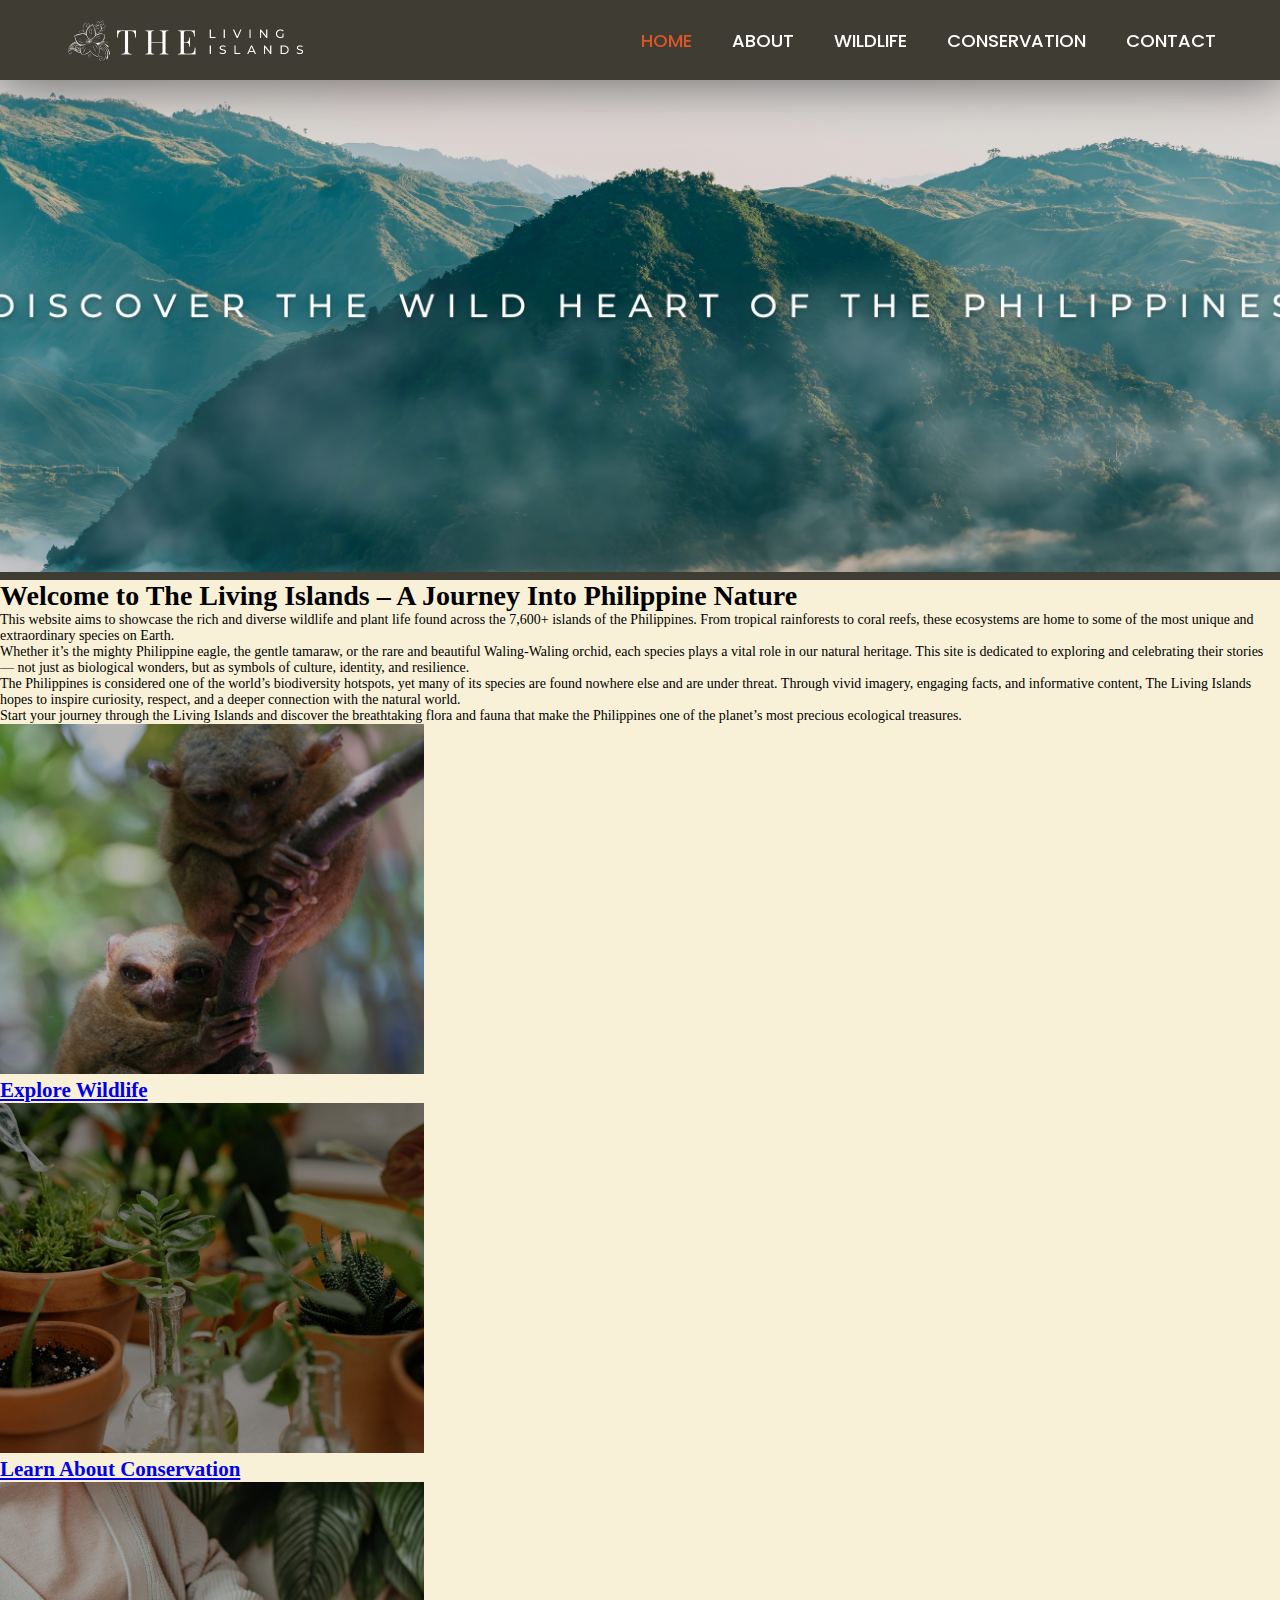
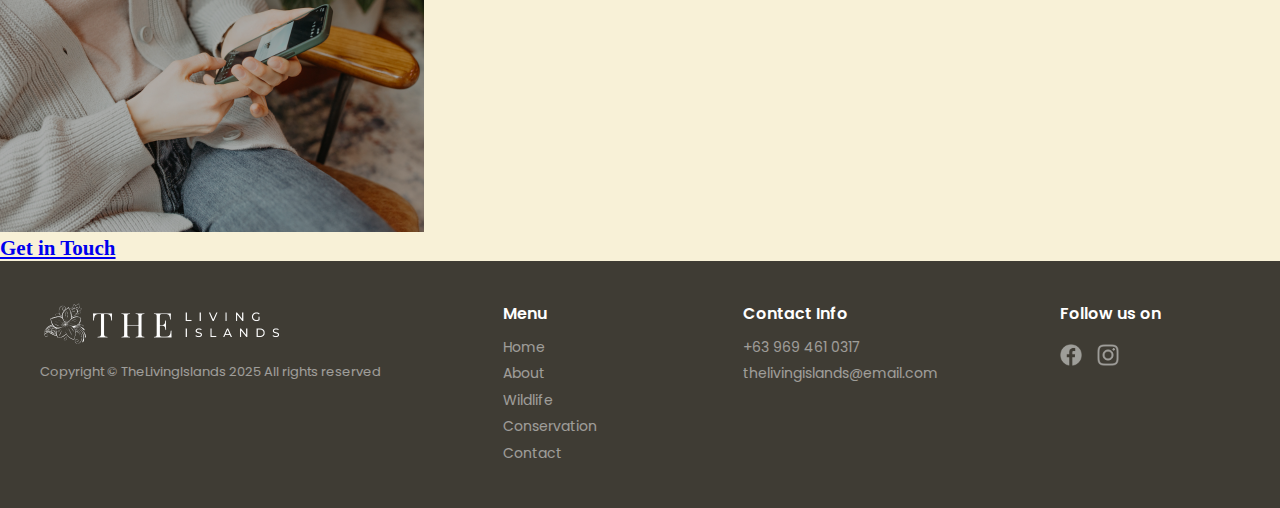
<file: index.html>
<!DOCTYPE html>
<html lang="en">
<head>
  <meta charset="UTF-8" />
  <meta name="viewport" content="width=device-width, initial-scale=1.0" />
  <title>Index | The Living Islands</title>

  <!-- ============================
        GOOGLE FONTS
  ============================ -->
  <link href="https://fonts.googleapis.com/css?family=Poppins&display=swap" rel="stylesheet" />
  <link href="https://fonts.googleapis.com/css?family=Alegreya+SC&display=swap" rel="stylesheet" />
  <link href="https://fonts.googleapis.com/css?family=Alegreya+Sans+SC&display=swap" rel="stylesheet" />

  <!-- ============================
        MAIN CSS
  ============================ -->
  <link href="./css/styles.css" rel="stylesheet" />
</head>

<body>
  <!-- ============================
        NAVIGATION BAR
  ============================ -->
  <nav class="navbar">
    <div class="navbar-container">
      <a href="index.html" class="header-logo"></a>
      <ul class="nav-links">
        <li class="nav-item active"><a href="index.html">HOME</a></li>
        <li class="nav-item"><a href="about.html">ABOUT</a></li>
        <li class="nav-item"><a href="wildlife.html">WILDLIFE</a></li>
        <li class="nav-item"><a href="conservation.html">CONSERVATION</a></li>
        <li class="nav-item"><a href="contact.html">CONTACT</a></li>
      </ul>
    </div>
  </nav>

  <!-- ============================
        HERO / BANNER SECTION
  ============================ -->
  <div class="hero">
    <img src="images/Hero.png" alt="Index Hero Image" class="hero-image" />
  </div>

  <!-- ============================
        MAIN CONTENT SECTION
  ============================ -->
  <section class="index-section">
    <div class="index-content">
      
      <!-- INTRO TEXT -->
      <div class="intro">
        <h1>Welcome to The Living Islands – A Journey Into Philippine Nature</h1>
        <p>This website aims to showcase the rich and diverse wildlife and plant life found across the 7,600+ islands of the Philippines. From tropical rainforests to coral reefs, these ecosystems are home to some of the most unique and extraordinary species on Earth.</p>
        <p>Whether it’s the mighty Philippine eagle, the gentle tamaraw, or the rare and beautiful Waling-Waling orchid, each species plays a vital role in our natural heritage. This site is dedicated to exploring and celebrating their stories — not just as biological wonders, but as symbols of culture, identity, and resilience.</p>
        <p>The Philippines is considered one of the world’s biodiversity hotspots, yet many of its species are found nowhere else and are under threat. Through vivid imagery, engaging facts, and informative content, The Living Islands hopes to inspire curiosity, respect, and a deeper connection with the natural world.</p>
        <p>Start your journey through the Living Islands and discover the breathtaking flora and fauna that make the Philippines one of the planet’s most precious ecological treasures.</p>
      </div>

      <!-- NAVIGATION CARDS -->
      <div class="cards">
        <a href="wildlife.html" class="card">
          <img src="images/Wildlife Card.png" alt="Explore Wildlife" />
          <div class="overlay"><h2>Explore Wildlife</h2></div>
        </a>

        <a href="conservation.html" class="card">
          <img src="images/Conservation Card.png" alt="Learn About Conservation" />
          <div class="overlay"><h2>Learn About Conservation</h2></div>
        </a>

        <a href="contact.html" class="card">
          <img src="images/Contact Card.png" alt="Get in Touch" />
          <div class="overlay"><h2>Get in Touch</h2></div>
        </a>
      </div>
      
    </div>
  </section>

  <!-- ============================
        FOOTER
  ============================ -->
  <footer class="site-footer">
    <div class="footer-container">
      
      <!-- Footer Logo + Copyright -->
      <div class="footer-column footer-logo-column">
        <a href="index.html" class="footer-logo"></a>
        <p>Copyright © TheLivingIslands 2025 All rights reserved</p>
      </div>

      <!-- Footer Menu -->
      <div class="footer-column">
        <h3>Menu</h3>
        <ul>
          <li><a href="index.html">Home</a></li>
          <li><a href="about.html">About</a></li>
          <li><a href="wildlife.html">Wildlife</a></li>
          <li><a href="conservation.html">Conservation</a></li>
          <li><a href="contact.html">Contact</a></li>
        </ul>
      </div>

      <!-- Contact Info -->
      <div class="footer-column">
        <h3>Contact Info</h3>
        <ul class="contact-list">
          <li><a href="tel:+639694610317">+63 969 461 0317</a></li>
          <li><a href="mailto:thelivingislands@email.com">thelivingislands@email.com</a></li>
        </ul>
      </div>

      <!-- Social Links -->
      <div class="footer-column">
        <h3>Follow us on</h3>
        <div class="social-links-inline">
          <a href="https://www.facebook.com/christructure" target="_blank" rel="noopener noreferrer">
            <img src="images/Facebook Logo.png" alt="Facebook" />
          </a>
          <a href="https://www.instagram.com/christructure" target="_blank" rel="noopener noreferrer">
            <img src="images/Instagram Logo.png" alt="Instagram" />
          </a>
        </div>
      </div>
    </div>
  </footer>
</body>
</html>
</file>
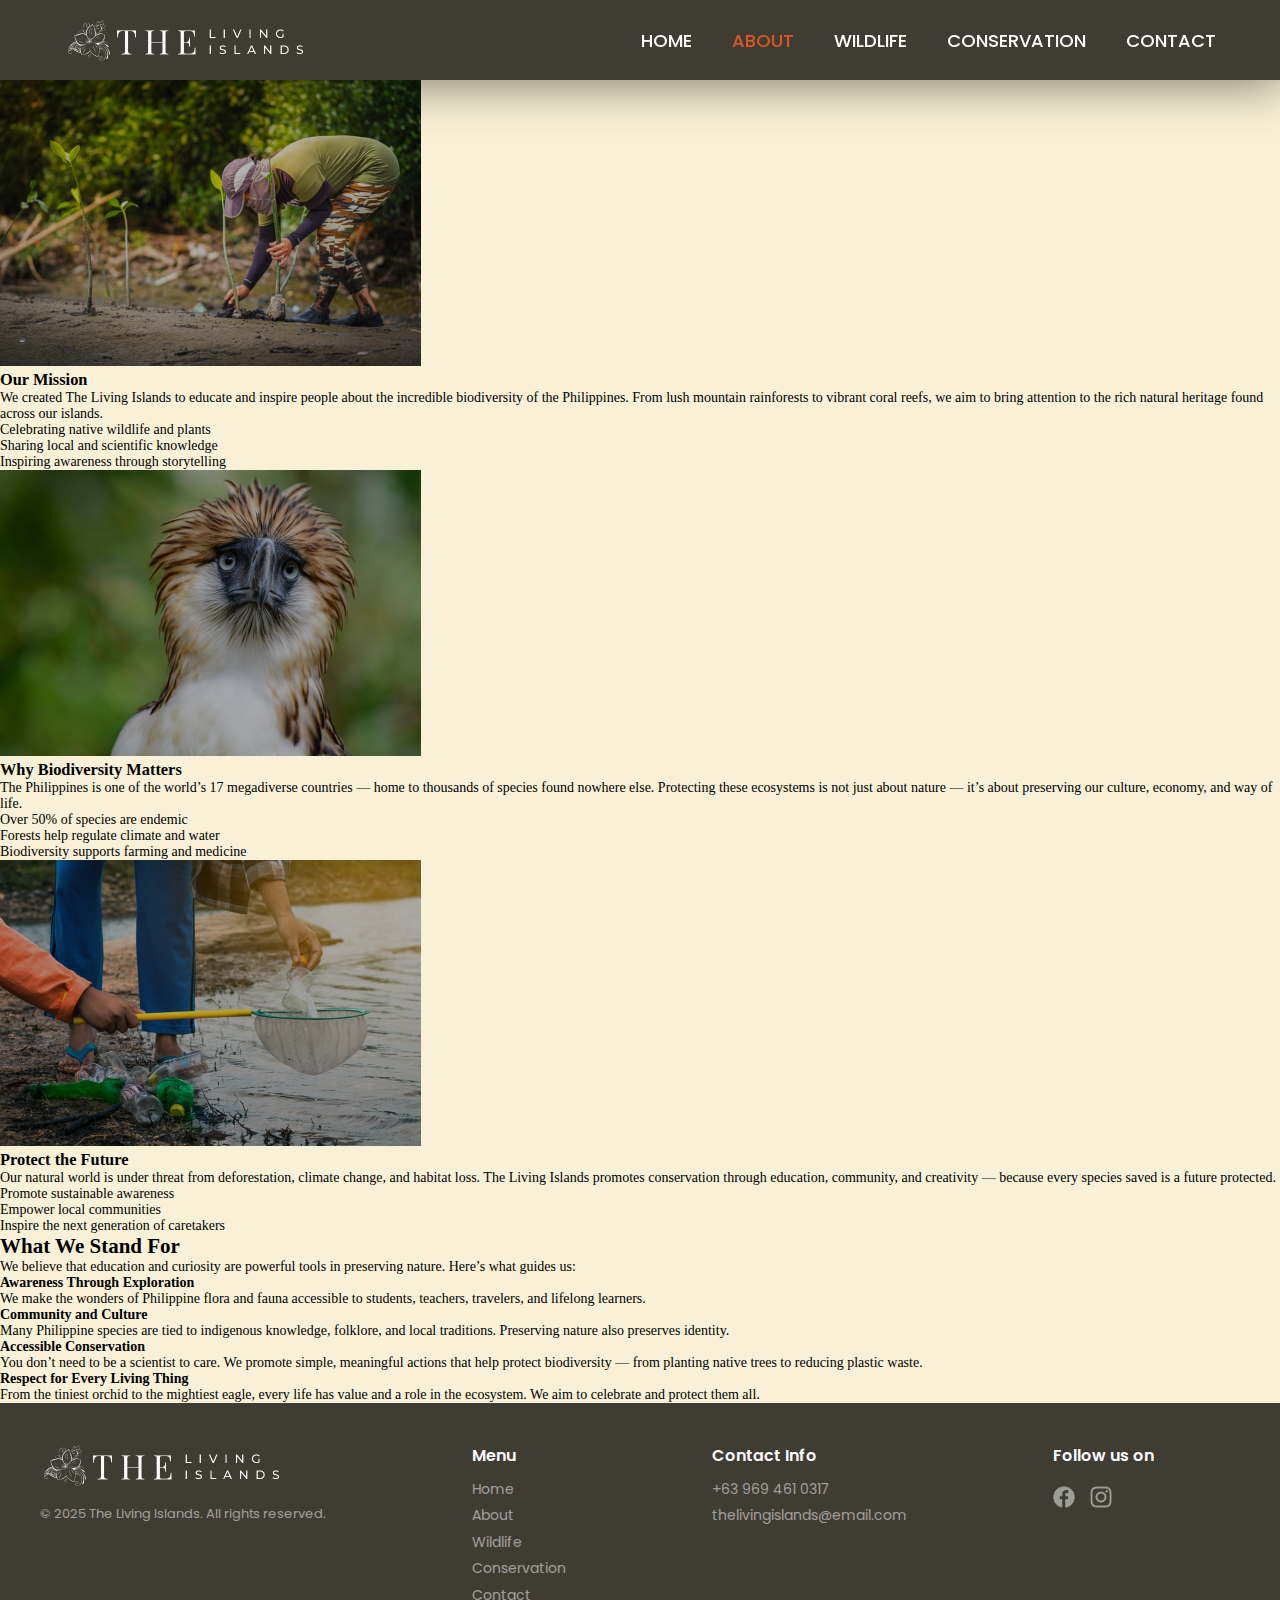
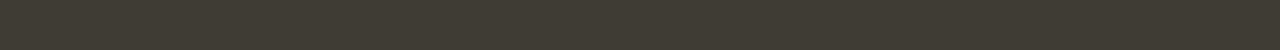
<file: about.html>
<!DOCTYPE html>
<html lang="en">
<head>
  <meta charset="UTF-8" />
  <meta name="viewport" content="width=device-width, initial-scale=1.0" />
  <title>About | The Living Islands</title>

  <!-- ============================
        GOOGLE FONTS
  ============================ -->
  <link href="https://fonts.googleapis.com/css?family=Poppins&display=swap" rel="stylesheet" />
  <link href="https://fonts.googleapis.com/css?family=Alegreya+SC&display=swap" rel="stylesheet" />
  <link href="https://fonts.googleapis.com/css?family=Alegreya+Sans+SC&display=swap" rel="stylesheet" />

  <!-- ============================
        MAIN CSS
  ============================ -->
  <link href="./css/styles.css" rel="stylesheet" />
</head>

<body>
  <!-- ============================
        NAVIGATION BAR
  ============================ -->
  <nav class="navbar">
    <div class="navbar-container">
      <a href="index.html" class="header-logo"></a>
      <ul class="nav-links">
        <li class="nav-item"><a href="index.html">HOME</a></li>
        <li class="nav-item active"><a href="about.html">ABOUT</a></li>
        <li class="nav-item"><a href="wildlife.html">WILDLIFE</a></li>
        <li class="nav-item"><a href="conservation.html">CONSERVATION</a></li>
        <li class="nav-item"><a href="contact.html">CONTACT</a></li>
      </ul>
    </div>
  </nav>

  <!-- ============================
        ABOUT PAGE CONTENT
  ============================ -->
  <section class="about-page">

    <!-- ===== ABOUT CARDS SECTION ===== -->
    <div class="about-cards">
      
      <!-- Mission Card -->
      <div class="about-card">
        <img src="images/Mission.png" alt="Our Mission" />
        <div class="card-content">
          <h3>Our Mission</h3>
          <p>
            We created The Living Islands to educate and inspire people about the incredible biodiversity of the Philippines. From lush mountain rainforests to vibrant coral reefs, we aim to bring attention to the rich natural heritage found across our islands.
          </p>
          <ul>
            <li>Celebrating native wildlife and plants</li>
            <li>Sharing local and scientific knowledge</li>
            <li>Inspiring awareness through storytelling</li>
          </ul>
        </div>
      </div>

      <!-- Biodiversity Card -->
      <div class="about-card">
        <img src="images/Biodiversity.png" alt="Why Biodiversity Matters" />
        <div class="card-content">
          <h3>Why Biodiversity Matters</h3>
          <p>
            The Philippines is one of the world’s 17 megadiverse countries — home to thousands of species found nowhere else. Protecting these ecosystems is not just about nature — it’s about preserving our culture, economy, and way of life.
          </p>
          <ul>
            <li>Over 50% of species are endemic</li>
            <li>Forests help regulate climate and water</li>
            <li>Biodiversity supports farming and medicine</li>
          </ul>
        </div>
      </div>

      <!-- Future Protection Card -->
      <div class="about-card">
        <img src="images/Future.png" alt="Protect the Future" />
        <div class="card-content">
          <h3>Protect the Future</h3>
          <p>
            Our natural world is under threat from deforestation, climate change, and habitat loss. The Living Islands promotes conservation through education, community, and creativity — because every species saved is a future protected.
          </p>
          <ul>
            <li>Promote sustainable awareness</li>
            <li>Empower local communities</li>
            <li>Inspire the next generation of caretakers</li>
          </ul>
        </div>
      </div>
    </div>

    <!-- ===== VALUES SECTION ===== -->
    <div class="about-values">
      <h2>What We Stand For</h2>
      <p>We believe that education and curiosity are powerful tools in preserving nature. Here’s what guides us:</p>

      <h4>Awareness Through Exploration</h4>
      <p>We make the wonders of Philippine flora and fauna accessible to students, teachers, travelers, and lifelong learners.</p>

      <h4>Community and Culture</h4>
      <p>Many Philippine species are tied to indigenous knowledge, folklore, and local traditions. Preserving nature also preserves identity.</p>

      <h4>Accessible Conservation</h4>
      <p>You don’t need to be a scientist to care. We promote simple, meaningful actions that help protect biodiversity — from planting native trees to reducing plastic waste.</p>

      <h4>Respect for Every Living Thing</h4>
      <p>From the tiniest orchid to the mightiest eagle, every life has value and a role in the ecosystem. We aim to celebrate and protect them all.</p>
    </div>

  </section>

  <!-- ============================
        FOOTER
  ============================ -->
  <footer class="site-footer">
    <div class="footer-container">
      
      <!-- Footer Logo + Copyright -->
      <div class="footer-column footer-logo-column">
        <a href="index.html" class="footer-logo"></a>
        <p>© 2025 The Living Islands. All rights reserved.</p>
      </div>

      <!-- Footer Menu -->
      <div class="footer-column">
        <h3>Menu</h3>
        <ul>
          <li><a href="index.html">Home</a></li>
          <li><a href="about.html">About</a></li>
          <li><a href="wildlife.html">Wildlife</a></li>
          <li><a href="conservation.html">Conservation</a></li>
          <li><a href="contact.html">Contact</a></li>
        </ul>
      </div>

      <!-- Contact Info -->
      <div class="footer-column">
        <h3>Contact Info</h3>
        <ul class="contact-list">
          <li><a href="tel:+639694610317">+63 969 461 0317</a></li>
          <li><a href="mailto:thelivingislands@email.com">thelivingislands@email.com</a></li>
        </ul>
      </div>

      <!-- Social Links -->
      <div class="footer-column">
        <h3>Follow us on</h3>
        <div class="social-links-inline">
          <a href="https://www.facebook.com/christructure" target="_blank" rel="noopener noreferrer">
            <img src="images/Facebook Logo.png" alt="Facebook" />
          </a>
          <a href="https://www.instagram.com/christructure" target="_blank" rel="noopener noreferrer">
            <img src="images/Instagram Logo.png" alt="Instagram" />
          </a>
        </div>
      </div>

    </div>
  </footer>
</body>
</html>
</file>
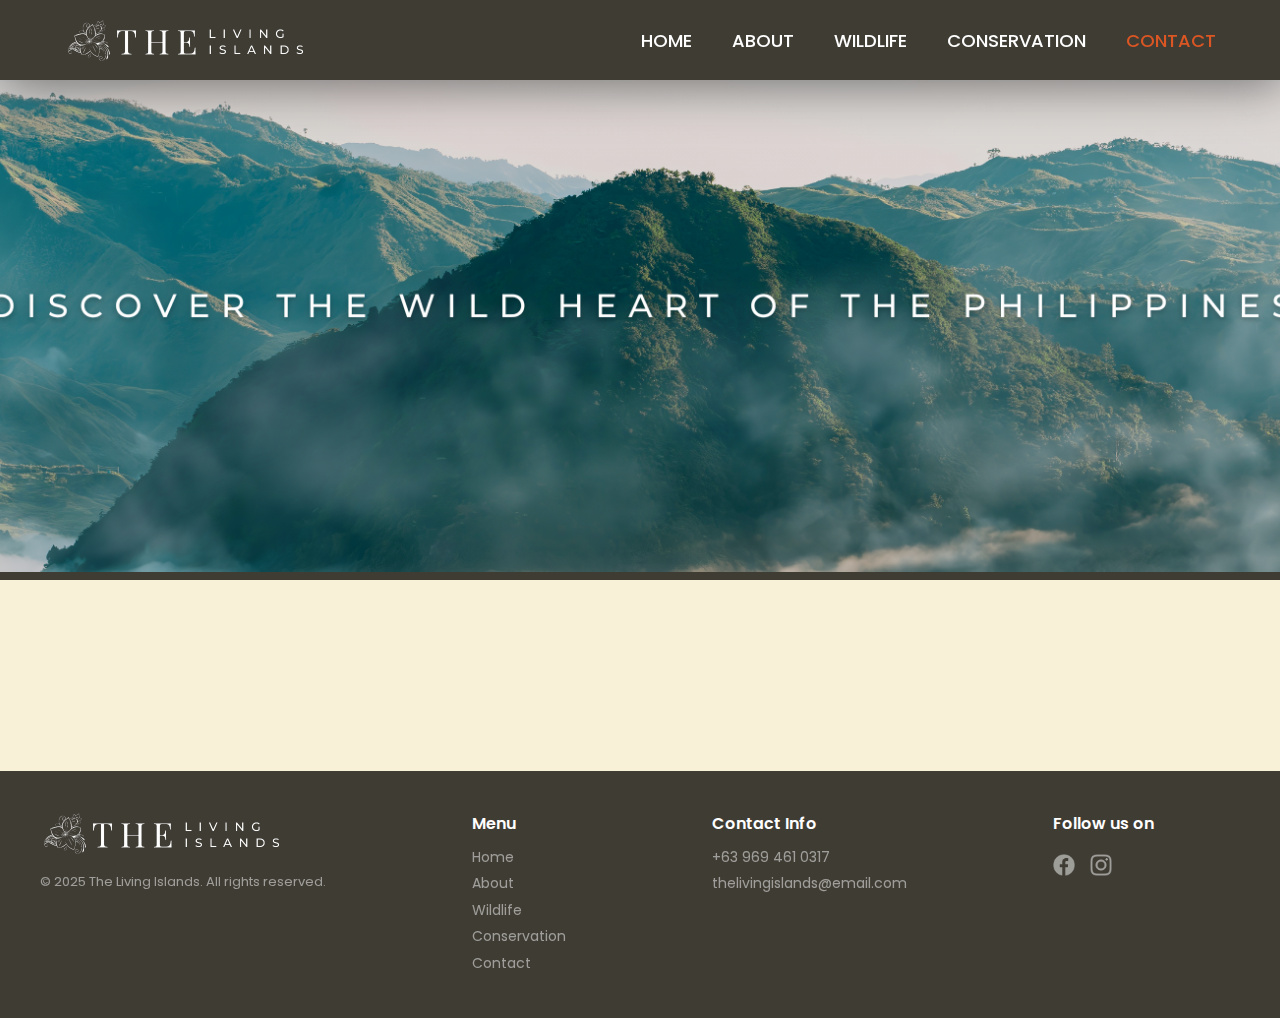
<file: contact.html>
<!DOCTYPE html>
<html lang="en">
<head>
  <meta charset="UTF-8" />
  <meta name="viewport" content="width=device-width, initial-scale=1.0" />
  <meta name="description" content="Get in touch with The Living Islands to ask questions, collaborate on Philippine wildlife and conservation projects, or connect via email and social media." />
  <title>The Living Islands - Contact</title>

  <!-- ============================
        GOOGLE FONTS
  ============================ -->
  <link href="https://fonts.googleapis.com/css?family=Poppins&display=swap" rel="stylesheet" />
  <link href="https://fonts.googleapis.com/css?family=Alegreya+SC&display=swap" rel="stylesheet" />
  <link href="https://fonts.googleapis.com/css?family=Alegreya+Sans+SC&display=swap" rel="stylesheet" />

  <!-- Font Awesome CDN -->
  <link href="https://cdnjs.cloudflare.com/ajax/libs/font-awesome/6.6.0/css/all.min.css" rel="stylesheet" />

  <!-- ============================
        CSS
  ============================ -->
  <link href="./css/styles.css" rel="stylesheet" />
  <link href="./css/print.css" rel="stylesheet" media="print" />

  <!-- ============================
        FAVICON
  ============================ -->
  <link rel="shortcut icon" href="images/favicon.ico" />
  <link rel="icon" type="image/png" sizes="16x16" href="images/favicon-16.png" />
  <link rel="icon" type="image/png" sizes="32x32" href="images/favicon-32.png" />
  <link rel="apple-touch-icon" sizes="180x180" href="images/apple-touch-icon.png" />
  <link rel="icon" sizes="192x192" href="images/android-chrome-192.png" />
  <link rel="icon" sizes="512x512" href="images/android-chrome-512.png" />
</head>

<body>
  <!-- ============================
        NAVIGATION BAR
  ============================ -->
  <nav class="navbar">
    <div class="navbar-container">
      <a href="index.html" class="header-logo"></a>

      <!-- Hamburger Menu -->
      <div class="menu-toggle" id="mobile-menu">
        <span class="bar"></span>
        <span class="bar"></span>
        <span class="bar"></span>
      </div>

      <ul class="nav-links">
        <li class="nav-item"><a href="index.html">HOME</a></li>
        <li class="nav-item"><a href="about.html">ABOUT</a></li>
        <li class="nav-item"><a href="wildlife.html">WILDLIFE</a></li>
        <li class="nav-item"><a href="conservation.html">CONSERVATION</a></li>
        <li class="nav-item active"><a href="contact.html">CONTACT</a></li>
      </ul>
    </div>
  </nav>

  <!-- ============================
        HERO / BANNER SECTION
  ============================ -->
  <section class="hero">
    <img src="images/Hero.png" alt="Contact Hero Image" class="hero-image" />
  </section>

  <!-- ============================
        CONTACT SECTION
  ============================ -->
  <section class="contact-section">
    <div class="contact-container">

      <!-- LEFT SIDE: Contact Info -->
      <div class="contact-info">
        <h1>Contact Us!</h1>
        <p>
          Have a question about Philippine wildlife? Want to collaborate on conservation or educational efforts?
          We'd love to hear from you. Use the form below or reach out directly through email or social media.
        </p>

        <div class="contact-details">
          <p>
            <i class="fa-solid fa-phone"></i>
            <a href="tel:+639694610317">+63 969 461 0317</a>
          </p>
          <p>
            <i class="fa-solid fa-envelope"></i>
            <a href="mailto:thelivingislands@email.com">thelivingislands@email.com</a>
          </p>
        </div>
      </div>

      <!-- RIGHT SIDE: Contact Form -->
      <div class="contact-form">
        <form id="contactForm">
          <fieldset>
            <legend>Send Us a Message</legend>

            <!-- First & Last Name -->
            <div class="form-row names">
              <input type="text" id="firstName" name="firstName" placeholder="First Name*" required />
              <input type="text" id="lastName" name="lastName" placeholder="Last Name*" required />
            </div>

            <!-- Email & Phone -->
            <div class="form-row email-contact">
              <input type="email" id="email" name="email" placeholder="Email*" required />
              <input type="tel" id="phone" name="phone" placeholder="Phone Number*" required />
            </div>

            <!-- Message -->
            <textarea id="message" name="message" placeholder="Your message..." required></textarea>

            <!-- Buttons -->
            <div class="form-buttons">
              <button type="submit" class="submit-btn">Submit</button>
              <button type="reset" class="reset-btn">Reset</button>
            </div>
          </fieldset>
        </form>
      </div>

    </div>
  </section>

  <!-- ============================
        FOOTER
  ============================ -->
  <footer class="site-footer">
    <div class="footer-container">

      <!-- Footer Logo + Copyright -->
      <div class="footer-column footer-logo-column">
        <a href="index.html" class="footer-logo"></a>
        <p>© 2025 The Living Islands. All rights reserved.</p>
      </div>

      <!-- Footer Menu -->
      <div class="footer-column">
        <h3>Menu</h3>
        <ul>
          <li><a href="index.html">Home</a></li>
          <li><a href="about.html">About</a></li>
          <li><a href="wildlife.html">Wildlife</a></li>
          <li><a href="conservation.html">Conservation</a></li>
          <li><a href="contact.html">Contact</a></li>
        </ul>
      </div>

      <!-- Contact Info -->
      <div class="footer-column">
        <h3>Contact Info</h3>
        <ul class="contact-list">
          <li><a href="tel:+639694610317">+63 969 461 0317</a></li>
          <li><a href="mailto:thelivingislands@email.com">thelivingislands@email.com</a></li>
        </ul>
      </div>

      <!-- Social Links -->
      <div class="footer-column">
        <h3>Follow us on</h3>
        <div class="social-links-inline">
          <a href="https://www.facebook.com/christructure" target="_blank" rel="noopener noreferrer">
            <img src="images/Facebook Logo.png" alt="Facebook" />
          </a>
          <a href="https://www.instagram.com/christructure" target="_blank" rel="noopener noreferrer">
            <img src="images/Instagram Logo.png" alt="Instagram" />
          </a>
        </div>
      </div>

    </div>
  </footer>

  <!-- ============================
        JAVASCRIPT
  ============================ -->
  <script src="./js/menu.js" defer></script>
  <script src="./js/contact.js" defer></script>
  <script src="./js/animations.js" defer></script>
</body>
</html>
</file>
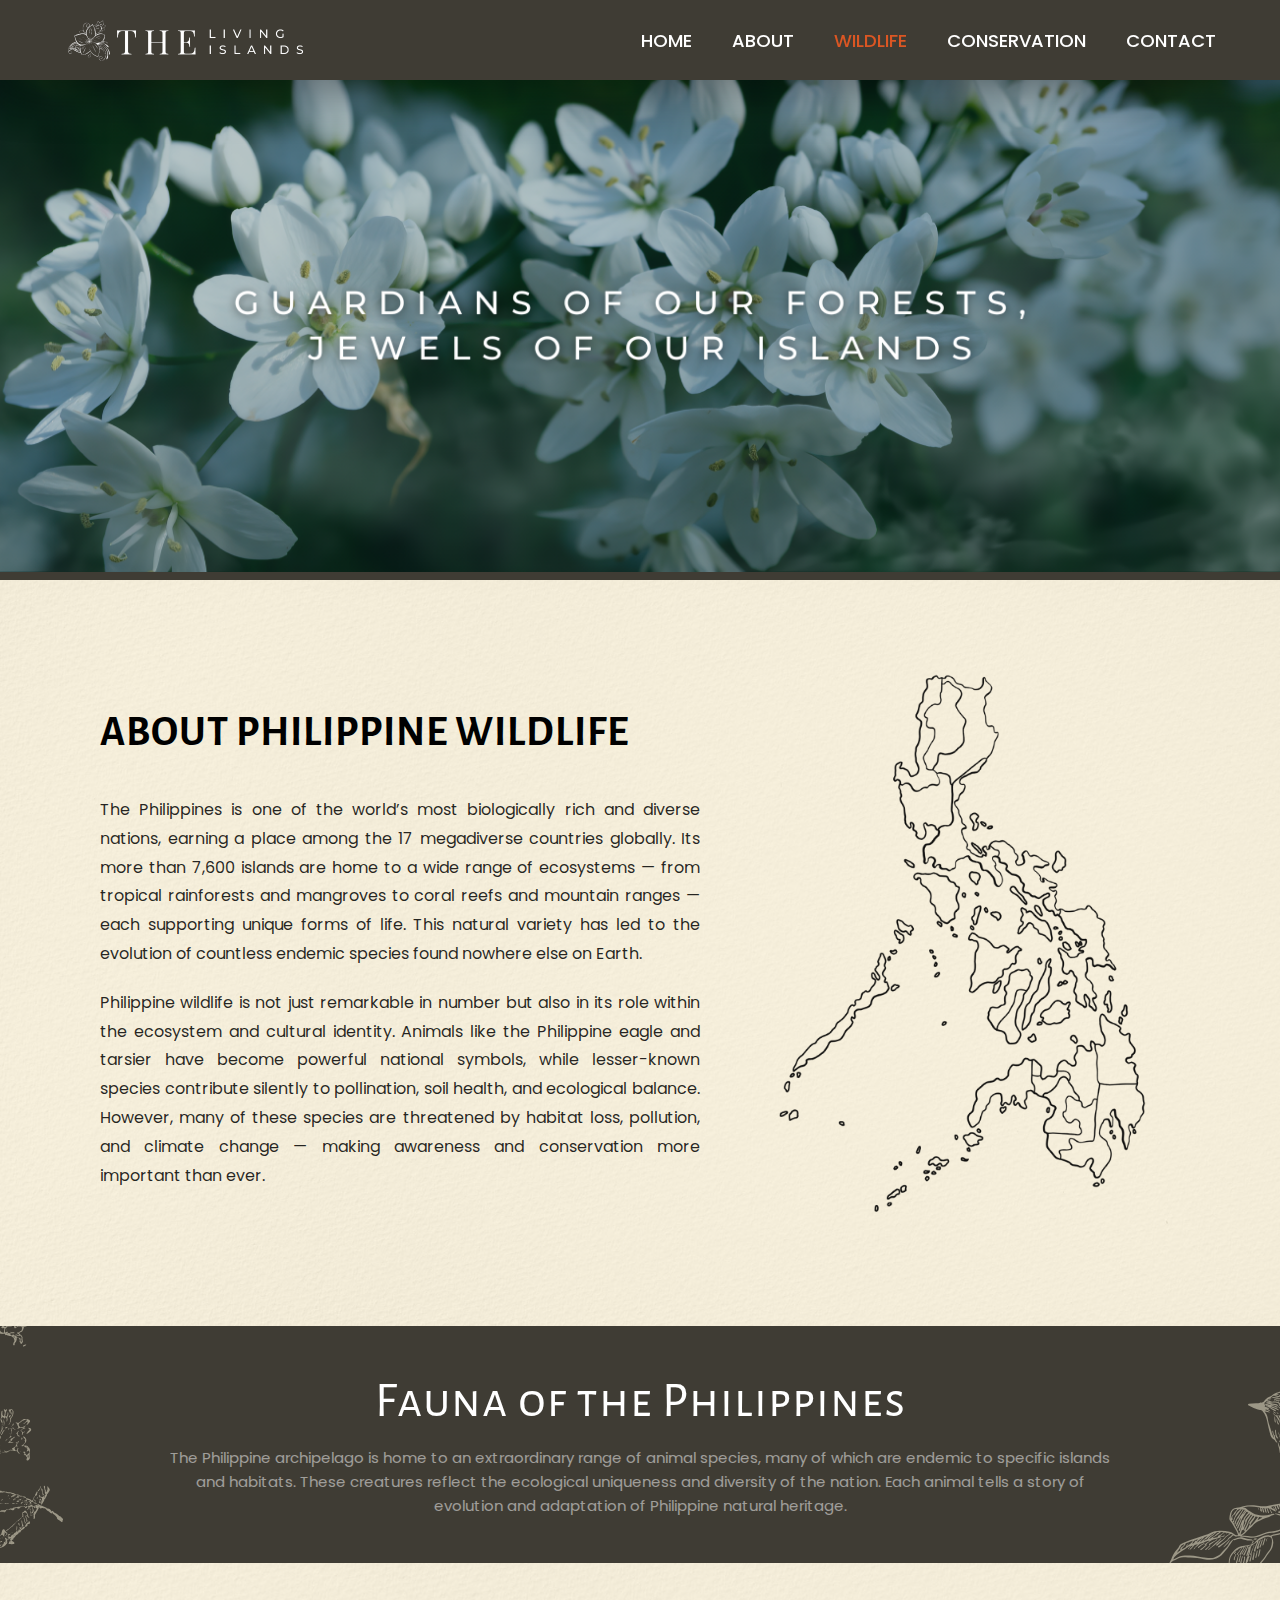
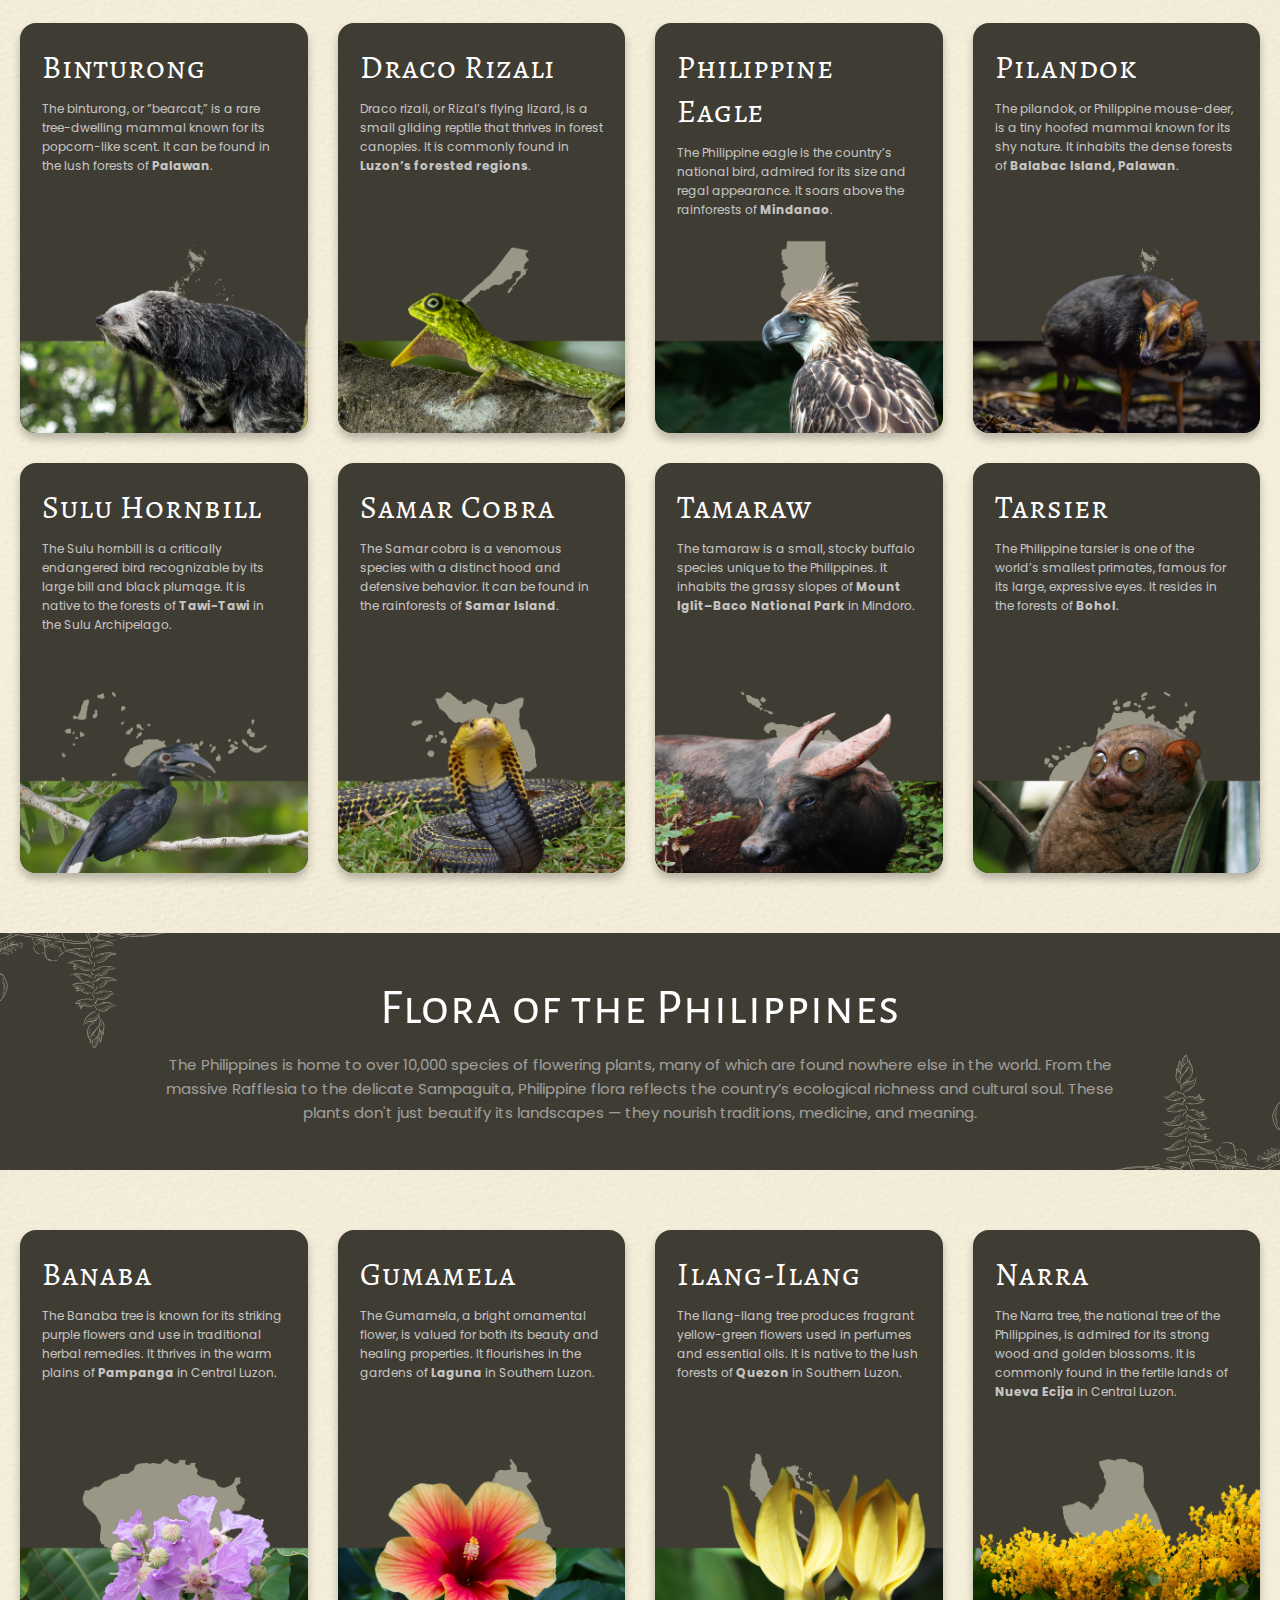
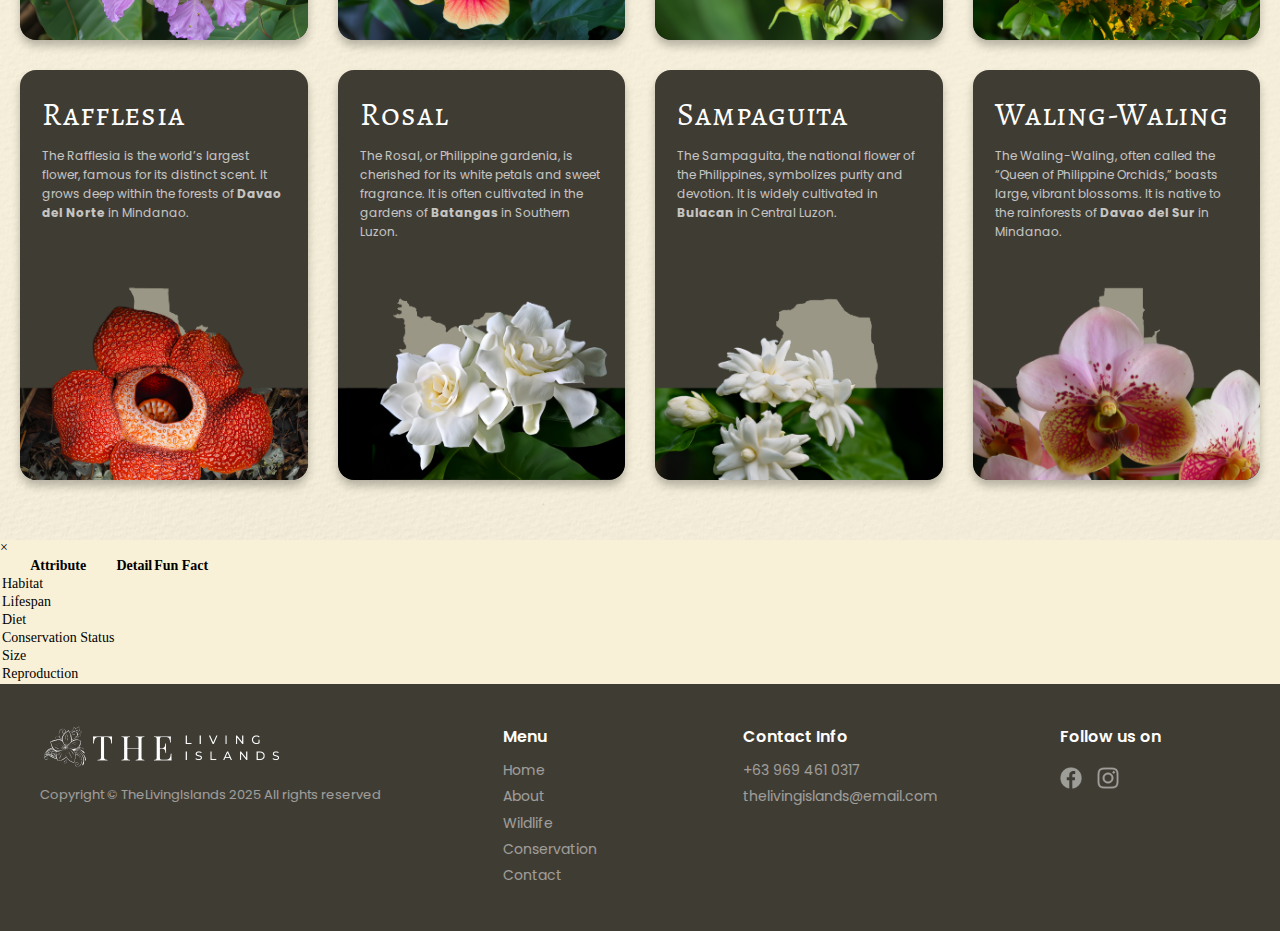
<file: wildlife.html>
<!DOCTYPE html>
<html lang="en">
<head>
  <meta charset="UTF-8" />
  <meta name="viewport" content="width=device-width, initial-scale=1.0" />
  <title>Wildlife | The Living Islands</title>

  <!-- ============================
        GOOGLE FONTS
  ============================ -->
  <link href="https://fonts.googleapis.com/css?family=Poppins&display=swap" rel="stylesheet" />
  <link href="https://fonts.googleapis.com/css?family=Alegreya+SC&display=swap" rel="stylesheet" />
  <link href="https://fonts.googleapis.com/css?family=Alegreya+Sans+SC&display=swap" rel="stylesheet" />

  <!-- ============================
        MAIN CSS
  ============================ -->
  <link href="./css/styles.css" rel="stylesheet" />
</head>

<body>
  <!-- ============================
        NAVIGATION BAR
  ============================ -->
  <nav class="navbar">
    <div class="navbar-container">
      <a href="index.html" class="header-logo"></a>
      <ul class="nav-links">
        <li class="nav-item"><a href="index.html">HOME</a></li>
        <li class="nav-item"><a href="about.html">ABOUT</a></li>
        <li class="nav-item active"><a href="wildlife.html">WILDLIFE</a></li>
        <li class="nav-item"><a href="conservation.html">CONSERVATION</a></li>
        <li class="nav-item"><a href="contact.html">CONTACT</a></li>
      </ul>
    </div>
  </nav>

  <!-- ============================
        HERO / BANNER SECTION
  ============================ -->
  <div class="hero">
    <img src="images/Wildlife Hero.png" alt="Philippine Wildlife Hero Image" class="hero-image" />
  </div>

  <!-- ============================
        ABOUT PHILIPPINE WILDLIFE
  ============================ -->
  <section class="about-philippine-wildlife">
    <div class="about-container">
      <div class="about-text">
        <h2>About Philippine Wildlife</h2>
        <p>
          The Philippines is one of the world’s most biologically rich and diverse nations, earning a place
          among the 17 megadiverse countries globally. Its more than 7,600 islands are home to a wide range
          of ecosystems — from tropical rainforests and mangroves to coral reefs and mountain ranges — each
          supporting unique forms of life. This natural variety has led to the evolution of countless endemic
          species found nowhere else on Earth.
        </p>
        <p>
          Philippine wildlife is not just remarkable in number but also in its role within the ecosystem and
          cultural identity. Animals like the Philippine eagle and tarsier have become powerful national
          symbols, while lesser-known species contribute silently to pollination, soil health, and ecological
          balance. However, many of these species are threatened by habitat loss, pollution, and climate change —
          making awareness and conservation more important than ever.
        </p>
      </div>
      <div class="about-image">
        <img src="images/Philippines.png" alt="Map of the Philippines" />
      </div>
    </div>
  </section>

  <!-- ============================
        FAUNA SECTION
  ============================ -->
  <section class="fauna-section">
    <div class="fauna-background-overlay"></div>
    <div class="fauna-background-image"></div>
    <div class="fauna-content">
      <h2>Fauna of the Philippines</h2>
      <p>
        The Philippine archipelago is home to an extraordinary range of animal species, many of which are endemic to specific islands and habitats.
        These creatures reflect the ecological uniqueness and diversity of the nation.
        Each animal tells a story of evolution and adaptation of Philippine natural heritage.
      </p>
    </div>
  </section>

  <!-- ============================
        FAUNA CARDS
  ============================ -->
  <section class="fauna-cards">
    <div class="fauna-grid">

      <!-- Binturong -->
      <div class="fauna-card">
        <div class="map-overlay" style="background-image: url('images/maps/Palawan.png');"></div>
        <h3>Binturong</h3>
        <p>
          The binturong, or “bearcat,” is a rare tree-dwelling mammal known for its popcorn-like scent.
          It can be found in the lush forests of <strong>Palawan</strong>.
        </p>
        <img src="images/Binturong.png" alt="Binturong" />
      </div>

      <!-- Draco Rizali -->
      <div class="fauna-card">
        <div class="map-overlay" style="background-image: url('images/maps/Aurora.png');"></div>
        <h3>Draco Rizali</h3>
        <p>
          Draco rizali, or Rizal’s flying lizard, is a small gliding reptile that thrives in forest canopies.
          It is commonly found in <strong>Luzon’s forested regions</strong>.
        </p>
        <img src="images/Draco Rizali.png" alt="Draco Rizali" />
      </div>

      <!-- Philippine Eagle -->
      <div class="fauna-card">
        <div class="map-overlay" style="background-image: url('images/maps/Davao del Sur.png');"></div>
        <h3>Philippine Eagle</h3>
        <p>
          The Philippine eagle is the country’s national bird, admired for its size and regal appearance.
          It soars above the rainforests of <strong>Mindanao</strong>.
        </p>
        <img src="images/Philippine Eagle.png" alt="Philippine Eagle" />
      </div>

      <!-- Pilandok -->
      <div class="fauna-card">
        <div class="map-overlay" style="background-image: url('images/maps/Palawan.png');"></div>
        <h3>Pilandok</h3>
        <p>
          The pilandok, or Philippine mouse-deer, is a tiny hoofed mammal known for its shy nature.
          It inhabits the dense forests of <strong>Balabac Island, Palawan</strong>.
        </p>
        <img src="images/Pilandok.png" alt="Pilandok" />
      </div>

      <!-- Sulu Hornbill -->
      <div class="fauna-card">
        <div class="map-overlay" style="background-image: url('images/maps/Sulu.png');"></div>
        <h3>Sulu Hornbill</h3>
        <p>
          The Sulu hornbill is a critically endangered bird recognizable by its large bill and black plumage.
          It is native to the forests of <strong>Tawi-Tawi</strong> in the Sulu Archipelago.
        </p>
        <img src="images/Sulu Hornbill.png" alt="Sulu Hornbill" />
      </div>

      <!-- Samar Cobra -->
      <div class="fauna-card">
        <div class="map-overlay" style="background-image: url('images/maps/Samar.png');"></div>
        <h3>Samar Cobra</h3>
        <p>
          The Samar cobra is a venomous species with a distinct hood and defensive behavior.
          It can be found in the rainforests of <strong>Samar Island</strong>.
        </p>
        <img src="images/Samar Cobra.png" alt="Samar Cobra" />
      </div>

      <!-- Tamaraw -->
      <div class="fauna-card">
        <div class="map-overlay" style="background-image: url('images/maps/Mindoro.png');"></div>
        <h3>Tamaraw</h3>
        <p>
          The tamaraw is a small, stocky buffalo species unique to the Philippines.
          It inhabits the grassy slopes of <strong>Mount Iglit–Baco National Park</strong> in Mindoro.
        </p>
        <img src="images/Tamaraw.png" alt="Tamaraw" />
      </div>

      <!-- Tarsier -->
      <div class="fauna-card">
        <div class="map-overlay" style="background-image: url('images/maps/Bohol.png');"></div>
        <h3>Tarsier</h3>
        <p>
          The Philippine tarsier is one of the world’s smallest primates, famous for its large, expressive eyes.
          It resides in the forests of <strong>Bohol</strong>.
        </p>
        <img src="images/Philippine Tarsier.png" alt="Tarsier" />
      </div>
    </div>
  </section>

  <!-- ============================
        FLORA SECTION
  ============================ -->
  <section class="flora-section">
    <div class="flora-background-overlay"></div>
    <div class="flora-background-image"></div>
    <div class="flora-content">
      <h2>Flora of the Philippines</h2>
      <p>
        The Philippines is home to over 10,000 species of flowering plants, many of which are found nowhere else in the world.
        From the massive Rafflesia to the delicate Sampaguita, Philippine flora reflects the country’s ecological richness and cultural soul.
        These plants don't just beautify its landscapes — they nourish traditions, medicine, and meaning.
      </p>
    </div>
  </section>

  <!-- ============================
        FLORA CARDS
  ============================ -->
  <section class="flora-cards">
    <div class="flora-grid">

      <!-- Banaba -->
      <div class="flora-card">
        <div class="map-overlay" style="background-image: url('images/maps/Pampanga.png');"></div>
        <h3>Banaba</h3>
        <p>
          The Banaba tree is known for its striking purple flowers and use in traditional herbal remedies.
          It thrives in the warm plains of <strong>Pampanga</strong> in Central Luzon.
        </p>
        <img src="images/Banaba.png" alt="Banaba" />
      </div>

      <!-- Gumamela -->
      <div class="flora-card">
        <div class="map-overlay" style="background-image: url('images/maps/Laguna.png');"></div>
        <h3>Gumamela</h3>
        <p>
          The Gumamela, a bright ornamental flower, is valued for both its beauty and healing properties.
          It flourishes in the gardens of <strong>Laguna</strong> in Southern Luzon.
        </p>
        <img src="images/Gumamela.png" alt="Gumamela" />
      </div>

      <!-- Ilang-Ilang -->
      <div class="flora-card">
        <div class="map-overlay" style="background-image: url('images/maps/Quezon.png');"></div>
        <h3>Ilang-Ilang</h3>
        <p>
          The Ilang-Ilang tree produces fragrant yellow-green flowers used in perfumes and essential oils.
          It is native to the lush forests of <strong>Quezon</strong> in Southern Luzon.
        </p>
        <img src="images/Ilang-Ilang.png" alt="Ilang-Ilang" />
      </div>

      <!-- Narra -->
      <div class="flora-card">
        <div class="map-overlay" style="background-image: url('images/maps/Nueva Ecija.png');"></div>
        <h3>Narra</h3>
        <p>
          The Narra tree, the national tree of the Philippines, is admired for its strong wood and golden blossoms.
          It is commonly found in the fertile lands of <strong>Nueva Ecija</strong> in Central Luzon.
        </p>
        <img src="images/Narra.png" alt="Narra" />
      </div>

      <!-- Rafflesia -->
      <div class="flora-card">
        <div class="map-overlay" style="background-image: url('images/maps/Davao del Norte.png');"></div>
        <h3>Rafflesia</h3>
        <p>
          The Rafflesia is the world’s largest flower, famous for its distinct scent.
          It grows deep within the forests of <strong>Davao del Norte</strong> in Mindanao.
        </p>
        <img src="images/Rafflesia.png" alt="Rafflesia" />
      </div>

      <!-- Rosal -->
      <div class="flora-card">
        <div class="map-overlay" style="background-image: url('images/maps/Batangas.png');"></div>
        <h3>Rosal</h3>
        <p>
          The Rosal, or Philippine gardenia, is cherished for its white petals and sweet fragrance.
          It is often cultivated in the gardens of <strong>Batangas</strong> in Southern Luzon.
        </p>
        <img src="images/Rosal.png" alt="Rosal" />
      </div>

      <!-- Sampaguita -->
      <div class="flora-card">
        <div class="map-overlay" style="background-image: url('images/maps/Bulacan.png');"></div>
        <h3>Sampaguita</h3>
        <p>
          The Sampaguita, the national flower of the Philippines, symbolizes purity and devotion.
          It is widely cultivated in <strong>Bulacan</strong> in Central Luzon.
        </p>
        <img src="images/Sampaguita.png" alt="Sampaguita" />
      </div>

      <!-- Waling-Waling -->
      <div class="flora-card">
        <div class="map-overlay" style="background-image: url('images/maps/Davao del Sur.png');"></div>
        <h3>Waling-Waling</h3>
        <p>
          The Waling-Waling, often called the “Queen of Philippine Orchids,” boasts large, vibrant blossoms.
          It is native to the rainforests of <strong>Davao del Sur</strong> in Mindanao.
        </p>
        <img src="images/Waling-Waling.png" alt="Waling-Waling" />
      </div>
    </div>
  </section>

  <!-- ============================
        MODAL SECTION
  ============================ -->
  <div id="modal" class="modal">
    <div class="modal-content">
      <span id="closeModal" class="close">&times;</span>
      <h2 id="modalTitle"></h2>
      <p id="modalDescription"></p>

      <table>
        <thead>
          <tr>
            <th>Attribute</th>
            <th>Detail</th>
            <th>Fun Fact</th>
          </tr>
        </thead>
        <tbody>
          <tr>
            <td>Habitat</td>
            <td id="habitat"></td>
            <td id="habitatFact"></td>
          </tr>
          <tr>
            <td>Lifespan</td>
            <td id="lifespan"></td>
            <td id="lifespanFact"></td>
          </tr>
          <tr>
            <td>Diet</td>
            <td id="diet"></td>
            <td id="dietFact"></td>
          </tr>
          <tr>
            <td>Conservation Status</td>
            <td id="status"></td>
            <td id="statusFact"></td>
          </tr>
          <tr>
            <td>Size</td>
            <td id="size"></td>
            <td id="sizeFact"></td>
          </tr>
          <tr>
            <td>Reproduction</td>
            <td id="reproduction"></td>
            <td id="reproductionFact"></td>
          </tr>
        </tbody>
      </table>
    </div>
  </div>

  <!-- ============================
        FOOTER
  ============================ -->
  <footer class="site-footer">
    <div class="footer-container">
      
      <!-- Footer Logo + Copyright -->
      <div class="footer-column footer-logo-column">
        <a href="index.html" class="footer-logo"></a>
        <p>Copyright © TheLivingIslands 2025 All rights reserved</p>
      </div>

      <!-- Footer Menu -->
      <div class="footer-column">
        <h3>Menu</h3>
        <ul>
          <li><a href="index.html">Home</a></li>
          <li><a href="about.html">About</a></li>
          <li><a href="wildlife.html">Wildlife</a></li>
          <li><a href="conservation.html">Conservation</a></li>
          <li><a href="contact.html">Contact</a></li>
        </ul>
      </div>

      <!-- Contact Info -->
      <div class="footer-column">
        <h3>Contact Info</h3>
        <ul class="contact-list">
          <li><a href="tel:+639694610317">+63 969 461 0317</a></li>
          <li><a href="mailto:thelivingislands@email.com">thelivingislands@email.com</a></li>
        </ul>
      </div>

      <!-- Social Links -->
      <div class="footer-column">
        <h3>Follow us on</h3>
        <div class="social-links-inline">
          <a href="https://www.facebook.com/christructure" target="_blank" rel="noopener noreferrer">
            <img src="images/Facebook Logo.png" alt="Facebook" />
          </a>
          <a href="https://www.instagram.com/christructure" target="_blank" rel="noopener noreferrer">
            <img src="images/Instagram Logo.png" alt="Instagram" />
          </a>
        </div>
      </div>
    </div>
  </footer>

  <!-- ============================
        SCRIPTS
  ============================ -->
  <script src="js/wildlife.js" defer></script>
</body>
</html>
</file>
<file: css/styles.css>
/* =============================
  GLOBAL STYLES
============================= */
* {
  box-sizing: border-box;
  margin: 0;
  padding: 0;
}

body {
  font-size: 14px;
  background-color: rgb(248, 241, 215);
  overflow-x: hidden;
  padding-top: 80px;
}

/* =============================
  NAVBAR
============================= */

/* Navbar Container */
.navbar {
  width: 100%;
  height: 80px;
  background-color: rgba(63, 60, 52, 1);
  display: flex;
  justify-content: center;
  align-items: center;
  box-shadow: 4px 4px 50px rgba(0, 0, 0, 0.5);
  position: fixed;
  top: 0;
  left: 0;
  z-index: 1000;
}

/* Inner Container */
.navbar-container {
  width: 90%;
  max-width: 1200px;
  display: flex;
  justify-content: space-between;
  align-items: center;
}

/* Logo */
.header-logo {
  width: 250px;
  height: 45px;
  background: url("../images/The Living Islands Logo.png") no-repeat center center;
  background-size: contain;
  transition: transform 0.3s;
}

.header-logo:hover {
  transform: scale(1.05);
}

/* Navigation Links */
.nav-links {
  list-style: none;
  display: flex;
  gap: 40px;
  margin: 0;
  padding: 0;
}

.nav-item a {
  color: #fff;
  text-decoration: none;
  font-family: 'Poppins', sans-serif;
  font-weight: 500;
  font-size: 18px;
  transition: color 0.3s;
}

.nav-item a:hover,
.nav-item.active a {
  color: rgba(219, 86, 35, 1);
}

/* =============================
  HERO
============================= */
.hero {
  width: 100%;
  height: 500px;
  overflow: hidden;
  border-bottom: 8px solid rgba(63, 60, 52, 1);
  position: relative;
}

.hero img.hero-image {
  width: 100%;
  height: 100%;
  object-fit: cover;
  object-position: center;
  display: block;
}

/* =============================
  ABOUT PHILIPPINE WILDLIFE
============================= */
.about-philippine-wildlife {
  position: relative;
  padding: 80px 100px;
  display: flex;
  justify-content: center;
  align-items: center;
  overflow: hidden;
}

.about-philippine-wildlife::before {
  content: "";
  position: absolute;
  inset: 0;
  background-image: url("../images/Background.png");
  background-size: cover;
  background-position: center;
  opacity: 0.25;
  z-index: 0;
}

.about-container {
  position: relative;
  z-index: 1;
  display: flex;
  align-items: center;
  justify-content: space-between;
  gap: 60px;
  max-width: 1200px;
  width: 100%;
}

.about-text {
  flex: 1;
  font-family: 'Poppins', sans-serif;
  color: rgba(0, 0, 0, 0.85);
  font-size: 16px;
  line-height: 1.8;
  text-align: justify;
}

.about-text h2 {
  font-family: 'Alegreya Sans SC', serif;
  font-size: 42px;
  font-weight: 700;
  color: #000;
  letter-spacing: 1px;
  margin-bottom: 25px;
  text-transform: uppercase;
}

.about-text p {
  margin-bottom: 20px;
}

.about-image {
  flex: 0 0 420px;
  display: flex;
  justify-content: center;
  align-items: center;
}

.about-image img {
  width: 95%;
  height: auto;
  object-fit: contain;
  transform: translateY(-10px);
  opacity: 0.95;
}

/* =============================
  FAUNA SECTION
============================= */
.fauna-section {
  position: relative;
  width: 100%;
  height: 237px;
  overflow: hidden;
  background-color: rgba(63, 60, 52, 1);
}

.fauna-background-overlay {
  position: absolute;
  top: 0;
  left: 0;
  width: 100%;
  height: 100%;
  background-color: rgba(63, 60, 52, 1);
  z-index: 1;
}

.fauna-background-image {
  position: absolute;
  top: 0;
  left: 0;
  width: 100%;
  height: 100%;
  background: url("../images/Fauna Section.png") no-repeat center center;
  background-size: cover;
  opacity: 0.5;
  z-index: 2;
}

.fauna-content {
  position: relative;
  z-index: 3;
  color: #fff;
  max-width: 1000px;
  margin: 0 auto;
  text-align: center;
  display: flex;
  flex-direction: column;
  align-items: center;
  justify-content: center;
  height: 100%;
  padding: 0 20px;
}

.fauna-content h2 {
  font-family: 'Alegreya Sans SC', serif;
  font-weight: normal;
  font-size: 50px;
  letter-spacing: 1px;
  margin-bottom: 15px;
}

.fauna-content p {
  font-family: 'Poppins', sans-serif;
  font-size: 15px;
  line-height: 1.6;
  max-width: 1200px;
  opacity: 0.5;
}

/* Fauna Cards */
.fauna-cards {
  position: relative;
  display: flex;
  justify-content: center;
  padding: 60px 20px;
  overflow: hidden;
}

.fauna-cards::before {
  content: "";
  position: absolute;
  top: 0;
  left: 0;
  width: 100%;
  height: 100%;
  background: url("../images/Background.png") center/cover no-repeat;
  opacity: 0.25;
  z-index: 0;
}

.fauna-grid {
  display: grid;
  grid-template-columns: repeat(auto-fit, minmax(250px, 1fr));
  gap: 30px;
  max-width: 1300px;
  width: 100%;
  position: relative;
  z-index: 1;
}

.fauna-card {
  position: relative;
  background: rgba(63, 60, 52, 1);
  border-radius: 16px;
  overflow: hidden;
  height: 410px;
  box-shadow: 0 6px 8px rgba(0, 0, 0, 0.25);
  display: flex;
  flex-direction: column;
  justify-content: flex-start;
}

.fauna-card .map-overlay {
  position: absolute;
  top: 200px;
  left: 0;
  width: 100%;
  height: 200px;
  background: url("../images/Philippines Map.png") center/contain no-repeat;
  opacity: 0.5;
  pointer-events: none;
  z-index: 1;
}

.fauna-card h3 {
  font-family: 'Alegreya SC', serif;
  font-weight: normal;
  font-size: 32px;
  color: #fff;
  margin: 22px;
  margin-bottom: 10px;
  letter-spacing: 1px;
  z-index: 2;
}

.fauna-card p {
  font-family: 'Poppins', sans-serif;
  font-size: 12px;
  line-height: 1.6;
  color: #fff;
  opacity: 0.7;
  margin: 0 22px;
  z-index: 2;
  position: relative;
}

.fauna-card img {
  width: 100%;
  height: 180px;
  object-fit: cover;
  position: absolute;
  bottom: 0;
  left: 0;
  border-bottom-left-radius: 16px;
  border-bottom-right-radius: 16px;
  z-index: 2;
}

/* =============================
  FLORA SECTION
============================= */
.flora-section {
  position: relative;
  width: 100%;
  height: 237px;
  overflow: hidden;
  background-color: rgba(63, 60, 52, 1);
}

.flora-background-overlay {
  position: absolute;
  top: 0;
  left: 0;
  width: 100%;
  height: 100%;
  background-color: rgba(63, 60, 52, 1);
  z-index: 1;
}

.flora-background-image {
  position: absolute;
  top: 0;
  left: 0;
  width: 100%;
  height: 100%;
  background: url("../images/Flora Section.png") no-repeat center center;
  background-size: cover;
  opacity: 0.5;
  z-index: 2;
}

.flora-content {
  position: relative;
  z-index: 3;
  color: #ffffff;
  max-width: 1000px;
  margin: 0 auto;
  text-align: center;
  display: flex;
  flex-direction: column;
  align-items: center;
  justify-content: center;
  height: 100%;
  padding: 0 20px;
}

.flora-content h2 {
  font-family: 'Alegreya Sans SC', serif;
  font-weight: normal;
  font-size: 50px;
  letter-spacing: 1px;
  margin-bottom: 15px;
}

.flora-content p {
  font-family: 'Poppins', sans-serif;
  font-size: 15px;
  line-height: 1.6;
  max-width: 1200px;
  opacity: 0.5;
}

/* Flora Cards */
.flora-cards {
  position: relative;
  display: flex;
  justify-content: center;
  padding: 60px 20px;
  overflow: hidden;
}

.flora-cards::before {
  content: "";
  position: absolute;
  top: 0;
  left: 0;
  width: 100%;
  height: 100%;
  background: url("../images/Background.png") center/cover no-repeat;
  opacity: 0.25;
  z-index: 0;
}

.flora-grid {
  display: grid;
  grid-template-columns: repeat(auto-fit, minmax(250px, 1fr));
  gap: 30px;
  max-width: 1300px;
  width: 100%;
  position: relative;
  z-index: 1;
}

.flora-card {
  position: relative;
  background: rgba(63, 60, 52, 1);
  border-radius: 16px;
  overflow: hidden;
  height: 410px;
  box-shadow: 0 6px 8px rgba(0, 0, 0, 0.25);
  display: flex;
  flex-direction: column;
  justify-content: flex-start;
}

.flora-card .map-overlay {
  position: absolute;
  top: 200px;
  left: 0;
  width: 100%;
  height: 200px;
  background: url("../images/Philippines Map.png") center/contain no-repeat;
  opacity: 0.5;
  pointer-events: none;
  z-index: 1;
}

.flora-card h3 {
  font-family: 'Alegreya SC', serif;
  font-weight: normal;
  font-size: 32px;
  color: #fff;
  margin: 22px;
  margin-bottom: 10px;
  letter-spacing: 1px;
  z-index: 2;
}

.flora-card p {
  font-family: 'Poppins', sans-serif;
  font-size: 12px;
  line-height: 1.6;
  color: #fff;
  opacity: 0.7;
  margin: 0 22px;
  z-index: 2;
  position: relative;
}

.flora-card img {
  width: 100%;
  height: 180px;
  object-fit: cover;
  position: absolute;
  bottom: 0;
  left: 0;
  border-bottom-left-radius: 16px;
  border-bottom-right-radius: 16px;
  z-index: 2;
}

/* =============================
  CARD HOVER EFFECTS (Fauna & Flora)
============================= */
.fauna-card,
.flora-card {
  transition: transform 0.35s ease, box-shadow 0.35s ease;
}

.fauna-card:hover,
.flora-card:hover {
  transform: translateY(-8px);
  box-shadow: 0 12px 20px rgba(0, 0, 0, 0.35);
}

.fauna-card img,
.flora-card img {
  transition: transform 0.5s ease;
}

.fauna-card:hover img,
.flora-card:hover img {
  transform: scale(1.05);
}

.fauna-card p,
.flora-card p {
  transition: opacity 0.4s ease;
}

.fauna-card:hover p,
.flora-card:hover p {
  opacity: 0.85;
}

/* =============================
  FOOTER STYLING
============================= */
.site-footer {
  background-color: rgba(63, 60, 52, 1);
  color: #fff;
  padding: 40px 20px;
  font-family: 'Poppins', sans-serif;
}

.footer-container {
  display: flex;
  justify-content: flex-start;
  align-items: flex-start;
  flex-wrap: wrap;
  max-width: 1200px;
  margin: 0 auto;
  gap: 60px;
}

.footer-logo-column {
  flex: 0 0 260px;
  display: flex;
  flex-direction: column;
  justify-content: flex-start;
}

.footer-logo {
  display: block;
  width: 250px;
  height: 45px;
  background: url("../images/The Living Islands Logo.png") no-repeat center center;
  background-size: contain;
  margin-bottom: 10px;
  opacity: 1 !important;
}

.footer-logo-column p {
  color: #fff;
  opacity: 0.5;
  font-size: 13px;
  margin-top: 6px;
  line-height: 1.6;
  white-space: nowrap;
}

.footer-column {
  flex: 2 2 auto;
  display: flex;
  flex-direction: column;
  min-width: 180px;
}

.footer-column h3 {
  font-size: 16px;
  color: #fff;
  margin-bottom: 10px;
  font-weight: 600;
}

.footer-column ul {
  list-style: none;
  padding: 0;
  margin: 0;
}

.footer-column ul li {
  margin-bottom: 4px;
  line-height: 1.6;
}

.footer-column a {
  color: #fff;
  opacity: 0.5;
  text-decoration: none;
  transition: opacity 0.3s ease;
}

.footer-column a:hover {
  opacity: 1;
}

.contact-list li {
  margin-bottom: 5px;
}

.social-links-inline {
  display: flex;
  align-items: center;
  gap: 15px;
  margin-top: 8px;
}

.social-links-inline img {
  width: 22px;
  height: 22px;
  opacity: 1 !important;
  transition: transform 0.3s ease;
}

.social-links-inline img:hover {
  transform: scale(1.05);
}
</file>
<file: css/print.css>
@media print {

  /* ===== GENERAL STYLES ===== */
  body {
    font-family: "Times New Roman", Times, serif;
    font-size: 12pt;
    color: #000;
    background: #fff !important;
    line-height: 1.5;
    margin: 0;
    padding: 1cm;
    text-align: left;
  }

  h1, h2, h3, h4, h5, h6,
  p, li, td, th, span, a {
    font-family: "Times New Roman", Times, serif !important;
    font-size: 12pt !important;
    color: #000 !important;
    text-align: left;
    margin: 0.2em 0;
  }

  h1, h2, h3 {
    font-weight: bold;
    margin: 1em 0 0.5em 0;
    page-break-after: avoid;
  }

  ul, ol {
    list-style-type: disc !important;
    padding-left: 1.4em !important;
    margin: 0.3em 0;
  }

  a {
    color: #000 !important;
    text-decoration: none !important;
    word-break: break-word;
  }

  table {
    border-collapse: collapse !important;
    width: 100%;
    margin: 0.8em 0;
    page-break-inside: avoid;
  }

  th, td {
    border: 1px solid #000 !important;
    padding: 6px 10px !important;
    vertical-align: top;
  }

  .page-break {
    page-break-before: always !important;
  }

  /* ===== HIDE NON-PRINT ELEMENTS ===== */
  img,
  .hero-image,
  .about-image img,
  .navbar,
  .menu-toggle,
  .hero,
  .cards,
  .site-footer,
  .social-links-inline,
  .footer-logo,
  form,
  .orange-line,
  .map-overlay {
    display: none !important;
    visibility: hidden !important;
  }

  *, *::before, *::after {
    background: none !important;
    box-shadow: none !important;
  }

  /* ===== CARD STRUCTURE ===== */
  .about-card,
  .fauna-card,
  .flora-card,
  .preserve-item,
  .ngo-card {
    display: contents !important; /* container disappears, children stay */
    margin: 0 !important;
    padding: 0 !important;
    border: none !important;
    background: none !important;
  }

  @supports not (display: contents) {
    .about-card,
    .fauna-card,
    .flora-card,
    .preserve-item,
    .ngo-card {
      display: block !important;
      margin: 0 !important;
      padding: 0 !important;
    }
  }

  /* ===== CARD CONTENT ===== */
  .about-card h3,
  .fauna-card h3,
  .flora-card h3,
  .preserve-item h3,
  .ngo-card h3 {
    font-weight: bold !important;
    margin: 0.5em 0 0.2em 0;
    text-align: left !important;
  }

  .about-card p,
  .fauna-card p,
  .flora-card p,
  .preserve-item p,
  .ngo-card p {
    margin: 0.2em 0 !important;
    text-align: left !important;
  }

  /* ===== HIDE CARD LINKS (e.g., "Learn More") ===== */
  .about-card a,
  .fauna-card a,
  .flora-card a,
  .preserve-item a,
  .ngo-card a {
    display: none !important;
    visibility: hidden !important;
  }

  /* ===== KEEP NGO CONTENT VISIBLE ===== */
  .ngo-content {
    display: block !important;
    margin: 0.5em 0;
  }

  /* ===== REMOVE EMPTY SECTIONS ===== */
  header, footer {
    display: none !important;
  }

  /* ===== PAGE SETTINGS ===== */
  @page {
    size: A4;
    margin: 1.5cm;
  }

  /* ===== OPTIONAL HELPERS ===== */
  .print-only {
    display: block !important;
  }

  .no-print {
    display: none !important;
  }

}
</file>
